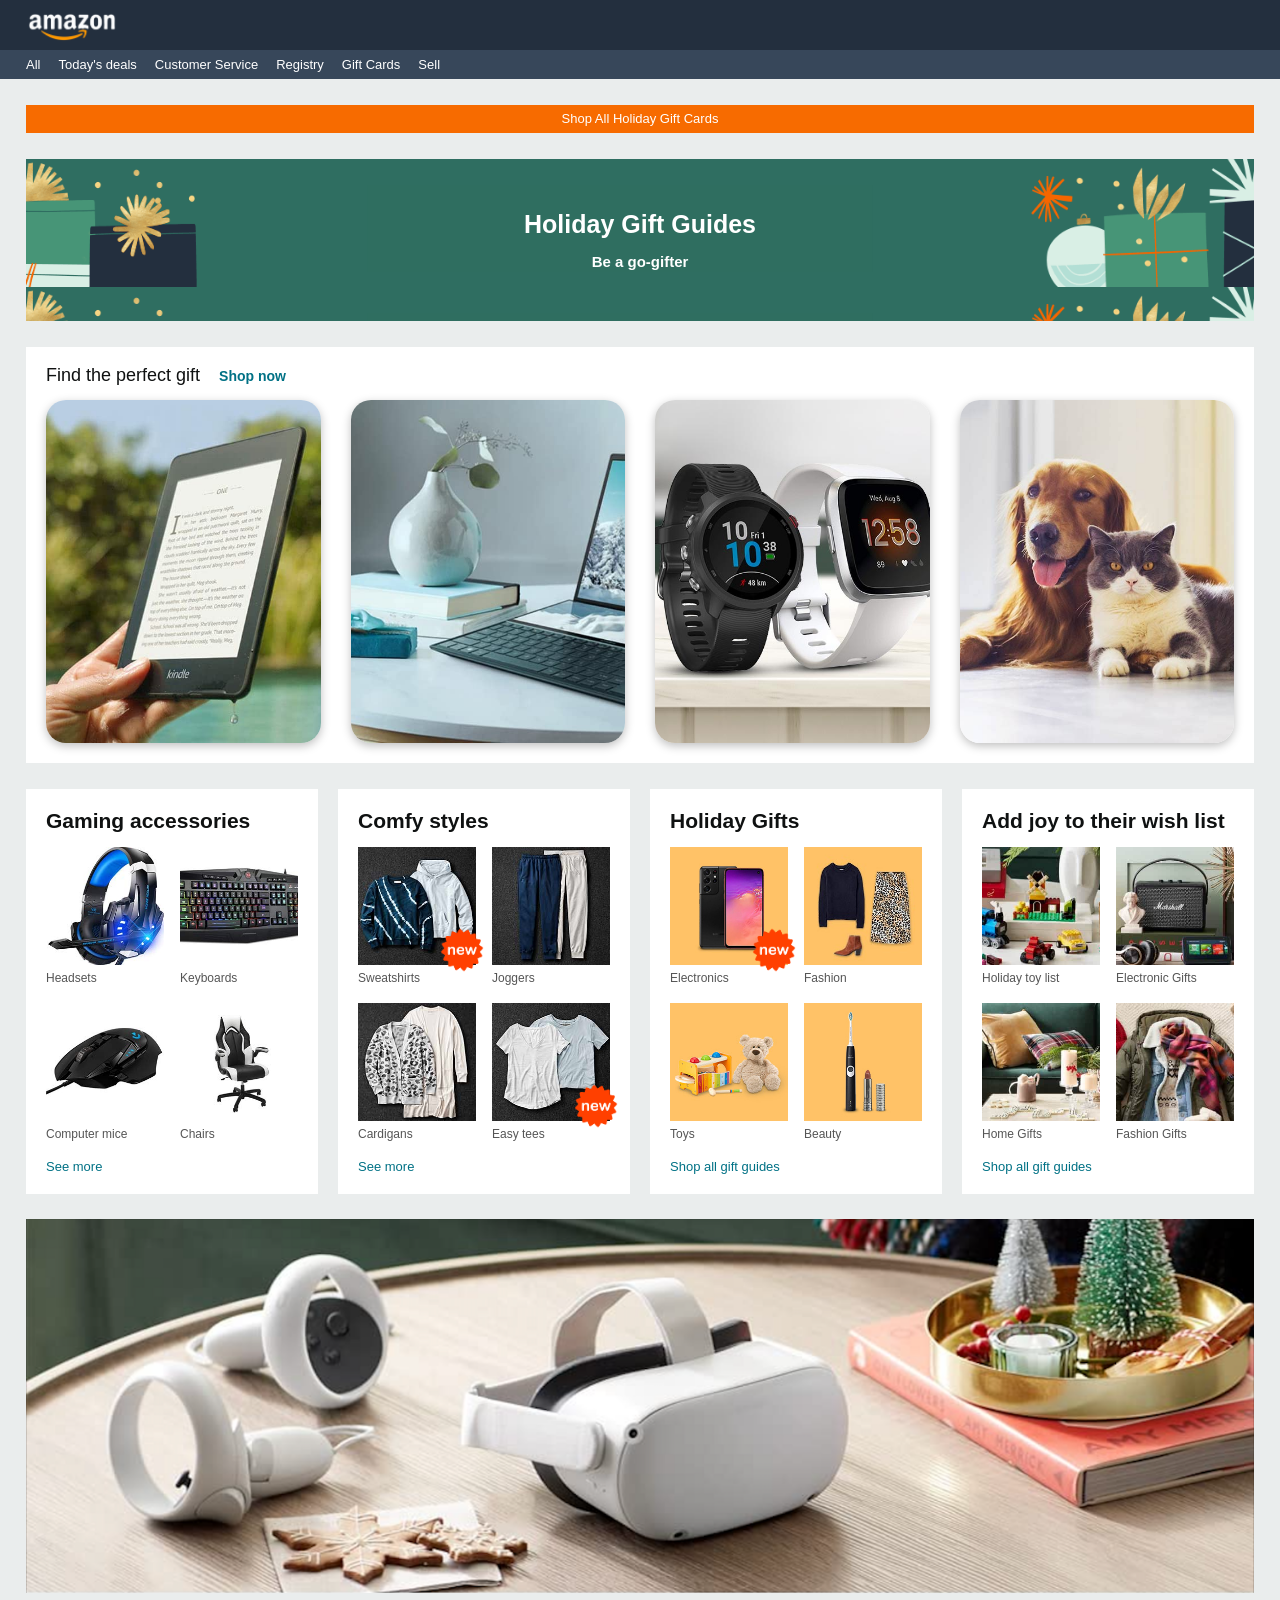
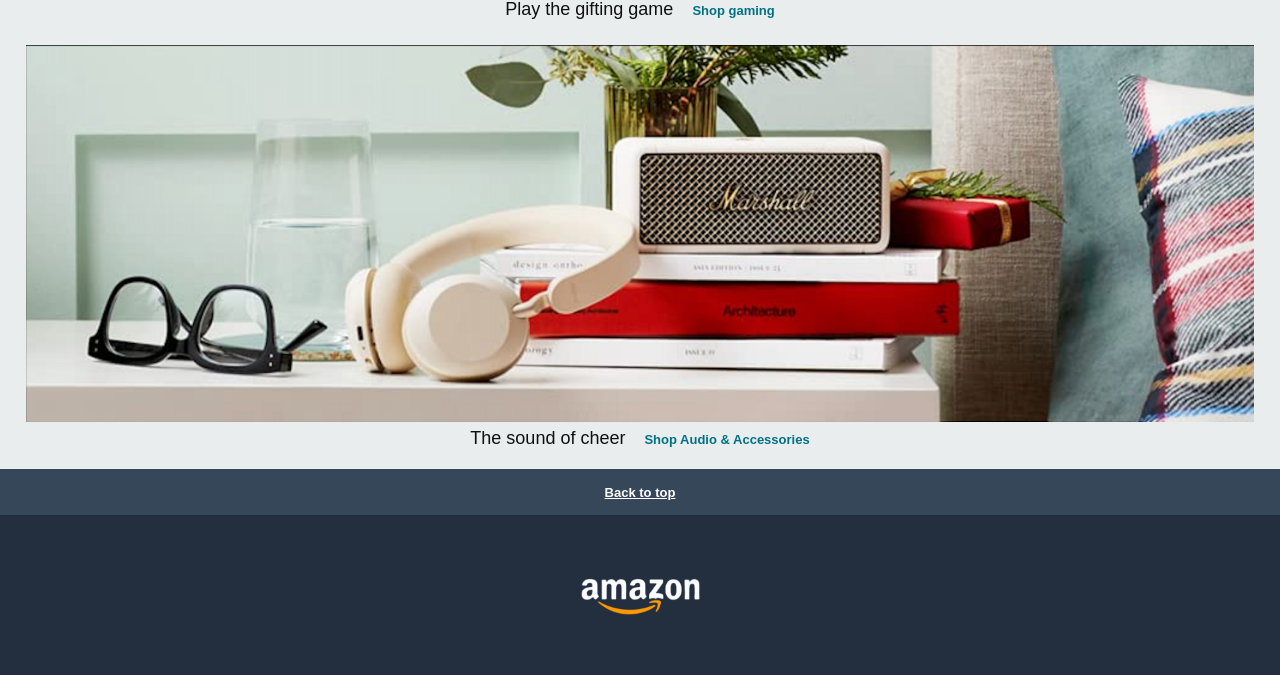
<file: copia amazon/index.html>
<!DOCTYPE html>
<html lang="en">
<head>
    <meta charset="UTF-8">
    <meta name="viewport" content="width=device-width, initial-scale=1.0">
    <title>Amazon</title>
    <link rel="stylesheet" href="style.css">
</head>
<body>

    <header>
        <div class="logo">
            <img src="assets/foto/logo.png" alt="logo amazon">
        </div>
        <nav class="navigation">
            <ul>
                <li><a href="#">All</a></li>
                <li><a href="#">Today's deals</a></li>
                <li><a href="#">Customer Service</a></li>
                <li><a href="#">Registry</a></li>
                <li><a href="#">Gift Cards</a></li>
                <li><a href="#">Sell</a></li>
            </ul>
        </nav>
    </header>

    <div class="main-container">
        
        <div class="banner-orange">
            <a href="#">Shop All Holiday Gift Cards</a>
        </div>

        <div class="container-banner">
            <div class="centered">
                <h2>Holiday Gift Guides</h2>
                <p>Be a go-gifter</p>
            </div>
        </div>

        <section class="product-foto">
            <h2>Find the perfect gift <a href="#" class="shop-link">Shop now</a></h2>
            <div class="table-foto">
                <div class="card-foto"><img src="assets/foto/img_1.jpg" alt="foto sezione kindle"></div>
                <div class="card-foto"><img src="assets/foto/img_2.jpg" alt="foto sezione postazione lavoro"></div>
                <div class="card-foto"><img src="assets/foto/img_3.jpg" alt="foto sezione smart watch"></div>
                <div class="card-foto"><img src="assets/foto/img_4.jpg" alt="foto sezione animali"></div>
            </div>
        </section>
        <section class="category-grid">

            <div class="category-box">
                <h2>Gaming accessories</h2>
                <div class="items">
                    <a href="#" class="item">
                        <div class="thumb">
                            <img class="item-img" src="assets/gaming/img_15.jpg" alt="Headsets">
                        </div>
                        <span>Headsets</span>
                    </a>
                    <a href="#" class="item">
                        <div class="thumb">
                            <img class="item-img" src="assets/gaming/img_16.jpg" alt="Keyboards">
                        </div>
                        <span>Keyboards</span>
                    </a>
                    <a href="#" class="item">
                        <div class="thumb">
                            <img class="item-img" src="assets/gaming/img_17.jpg" alt="Computer mice">
                        </div>
                        <span>Computer mice</span>
                    </a>
                    <a href="#" class="item">
                        <div class="thumb">
                            <img class="item-img" src="assets/gaming/img_18.jpg" alt="Chairs">
                        </div>
                        <span>Chairs</span>
                    </a>
                </div>
                <a href="#" class="box-link">See more</a>
            </div>

            <div class="category-box">
                <h2>Comfy styles</h2>
                <div class="items">
                    <a href="#" class="item">
                        <div class="thumb">
                            <img class="item-img" src="assets/vestiti/img_19.jpg" alt="Sweatshirts">
                            <img class="badge-new" src="assets/foto/new.png" alt="new">
                        </div>
                        <span>Sweatshirts</span>
                    </a>
                    <a href="#" class="item">
                        <div class="thumb">
                            <img class="item-img" src="assets/vestiti/img_20.jpg" alt="Joggers">
                        </div>
                        <span>Joggers</span>
                    </a>
                    <a href="#" class="item">
                        <div class="thumb">
                            <img class="item-img" src="assets/vestiti/img_21.jpg" alt="Cardigans">
                        </div>
                        <span>Cardigans</span>
                    </a>
                    <a href="#" class="item">
                        <div class="thumb">
                            <img class="item-img" src="assets/vestiti/img_22.jpg" alt="Easy tees">
                            <img class="badge-new" src="assets/foto/new.png" alt="new">
                        </div>
                        <span>Easy tees</span>
                    </a>
                </div>
                <a href="#" class="box-link">See more</a>
            </div>

            <div class="category-box">
                <h2>Holiday Gifts</h2>
                <div class="items">
                    <a href="#" class="item">
                        <div class="thumb">
                            <img class="item-img" src="assets/generic/img_11.jpg" alt="Electronics">
                            <img class="badge-new" src="assets/foto/new.png" alt="new">
                        </div>
                        <span>Electronics</span>
                    </a>
                    <a href="#" class="item">
                        <div class="thumb">
                            <img class="item-img" src="assets/generic/img_12.jpg" alt="Fashion">
                        </div>
                        <span>Fashion</span>
                    </a>
                    <a href="#" class="item">
                        <div class="thumb">
                            <img class="item-img" src="assets/generic/img_13.jpg" alt="Toys">
                        </div>
                        <span>Toys</span>
                    </a>
                    <a href="#" class="item">
                        <div class="thumb">
                            <img class="item-img" src="assets/generic/img_14.jpg" alt="Beauty">
                        </div>
                        <span>Beauty</span>
                    </a>
                </div>
                <a href="#" class="box-link">Shop all gift guides</a>
            </div>

            <div class="category-box">
                <h2>Add joy to their wish list</h2>
                <div class="items">
                    <a href="#" class="item">
                        <div class="thumb">
                            <img class="item-img" src="assets/casual/img_24.jpg" alt="Holiday toy list">
                        </div>
                        <span>Holiday toy list</span>
                    </a>
                    <a href="#" class="item">
                        <div class="thumb">
                            <img class="item-img" src="assets/casual/img_25.jpg" alt="Electronic Gifts">
                        </div>
                        <span>Electronic Gifts</span>
                    </a>
                    <a href="#" class="item">
                        <div class="thumb">
                            <img class="item-img" src="assets/casual/img_26.jpg" alt="Home Gifts">
                        </div>
                        <span>Home Gifts</span>
                    </a>
                    <a href="#" class="item">
                        <div class="thumb">
                            <img class="item-img" src="assets/casual/img_27.jpg" alt="Fashion Gifts">
                        </div>
                        <span>Fashion Gifts</span>
                    </a>
                </div>
                <a href="#" class="box-link">Shop all gift guides</a>
            </div>

        </section>

        <section class="box-banner">
            <figure class="gaming">
                <img src="assets/foto/img_9.png" alt="foto visore realta aumentata">
                <figcaption class="caption-gaming">Play the gifting game <a href="#">Shop gaming</a></figcaption>
            </figure>
        </section>

        <section class="box-banner">
            <figure class="audio-accessories">
                <img src="assets/foto/img_10.png" alt="Audio e accessori">
                <figcaption class="caption-audio">The sound of cheer <a href="#">Shop Audio & Accessories</a></figcaption>
            </figure>
        </section>

    </div>

    <footer>
        <div class="back-to-top">
            <a href="#">Back to top</a>
        </div>
        <div class="logo-inf">
            <img src="assets/foto/logo.png" alt="Logo Amazon inferiore">
        </div>
    </footer>
    
</body>
</html>
</file>
<file: copia amazon/style.css>
* {
    margin: 0;
    padding: 0;
    box-sizing: border-box;
}
body {
    font-family: Arial, Helvetica, sans-serif;
    background-color: #eaeded;
    color: #0f1111;
}
a {
    text-decoration: none;
    color: inherit;
}
ul {
    list-style: none;
}
img {
    display: block;
    max-width: 100%;
}
header {
    background-color: #232f3e;
    color: #fff;
}
.logo {
    padding: 10px 26px 8px;
}
.logo img {
    height: 32px;
    width: auto;
}
.navigation {
    background-color: #37475a;
    padding: 0 26px;
}
.navigation ul {
    display: flex;
    flex-wrap: wrap;
    gap: 18px;
}
.navigation a {
    display: block;
    padding: 7px 0px;
    font-size: 13px;
    color: #fff;
}
.navigation a:hover {
    text-decoration: underline;
}
.main-container {
    padding: 26px 26px 20px;
}
.banner-orange {
    background-color: #f76b00;
    text-align: center;
    height: 28px;
    margin-bottom: 26px;
}
.banner-orange a {
   display: block;
   line-height: 28px;
   font-size: 13px;
   color: #fff;
}
.container-banner {
    display: flex;
    align-items: center;
    justify-content: center;
    min-height: 162px;
    padding: 26px;
    background-color: #33725a;
    background-image: url(assets/foto/bg-image.png) ;
    background-position: left top;
    background-position: right top;
    background-repeat: y;
    color: #fff;
}
.centered {
    text-align: center;
}
.centered h2 {
    font-size: 25px;
    font-weight: 700;
    margin-bottom: 14px;
}
.centered p {
    font-size: 15px;
    font-weight: 700;
}
.product-foto {
    margin-top: 26px;
    padding: 18px 20px 20px;
    background-color: #fff;
}
.product-foto h2 {
    font-size: 18px;
    font-weight: 400;
    margin-bottom: 14px;
}
.shop-link {
    margin-left: 14px;
    font-size: 14px;
    font-weight: 700;
    color: #007185;
}
.shop-link:hover {
    color: #007185;
    text-decoration: underline;
}
.table-foto {
    display: grid;
    grid-template-columns: repeat(4, 1fr);
    gap: 30px;
}
.card-foto {
    overflow: hidden;
    border-radius: 20px;
    box-shadow: 0 3px 10px rgba(0, 0, 0, 0.25);
    aspect-ratio: 4 / 5;
}

.card-foto img {
    width: 100%;
    height: 100%;
    object-fit: cover;
}
.category-grid {
    display: grid;
    grid-template-columns: repeat(4, 1fr);
    gap: 20px;
    margin-top: 26px;
}
.category-box {
    display: flex;
    flex-direction: column;
    padding: 20px;
    background-color: #fff;
}
.category-box h2 {
    font-size: 21px;
    font-weight: 700;
    margin-bottom: 14px;
}
.items {
    display: grid;
    grid-template-columns: repeat(2, 1fr);
    gap: 18px 16px;
    flex-grow: 1;
}
.item {
    display: block;
}
.thumb {
    position: relative;
}
.item-img {
    width: 100%;
    aspect-ratio: 1 / 1;
    object-fit: cover;
}
.badge-new {
    position: absolute;
    right: -8px;
    bottom: -8px;
    width: 44px;
    height: auto;
}
.item span {
    display: block;
    margin-top: 6px;
    font-size: 12px;
    color: #555;
}
.item:hover span {
    color: #c7511f;
}
.box-link {
    display: block;
    margin-top: 18px;
    font-size: 13px;
    color: #007185;
}
.box-link:hover {
    text-decoration: underline;
}



.box-banner {
    margin-top: 25px;
}
.box-banner figure img {
    width: 100%;
    height: auto;
}
.box-banner figcaption {
    margin-top: 6px;
    text-align: center;
    font-size: 18px;
    color: #0f1111;
}
.box-banner figcaption a {
    margin-left: 14px;
    font-size: 13px;
    font-weight: 700;
    color: #007185;
}
.box-banner figcaption a:hover {
    color: #007185;
    text-decoration: underline;
}
.back-to-top {
    background-color: #37475a;
    text-align: center;
    padding: 14px 16px;
}
.back-to-top a {
    font-size: 13px;
    font-weight: 700;
    color: #fff;
    text-decoration: underline;
}
.logo-inf {
    display: flex;
    justify-content: center;
    align-items: center;
    min-height: 160px;
    background-color: #232f3e;
}
.logo-inf img {
    height: 44px;
    width: auto;
}
</file>
